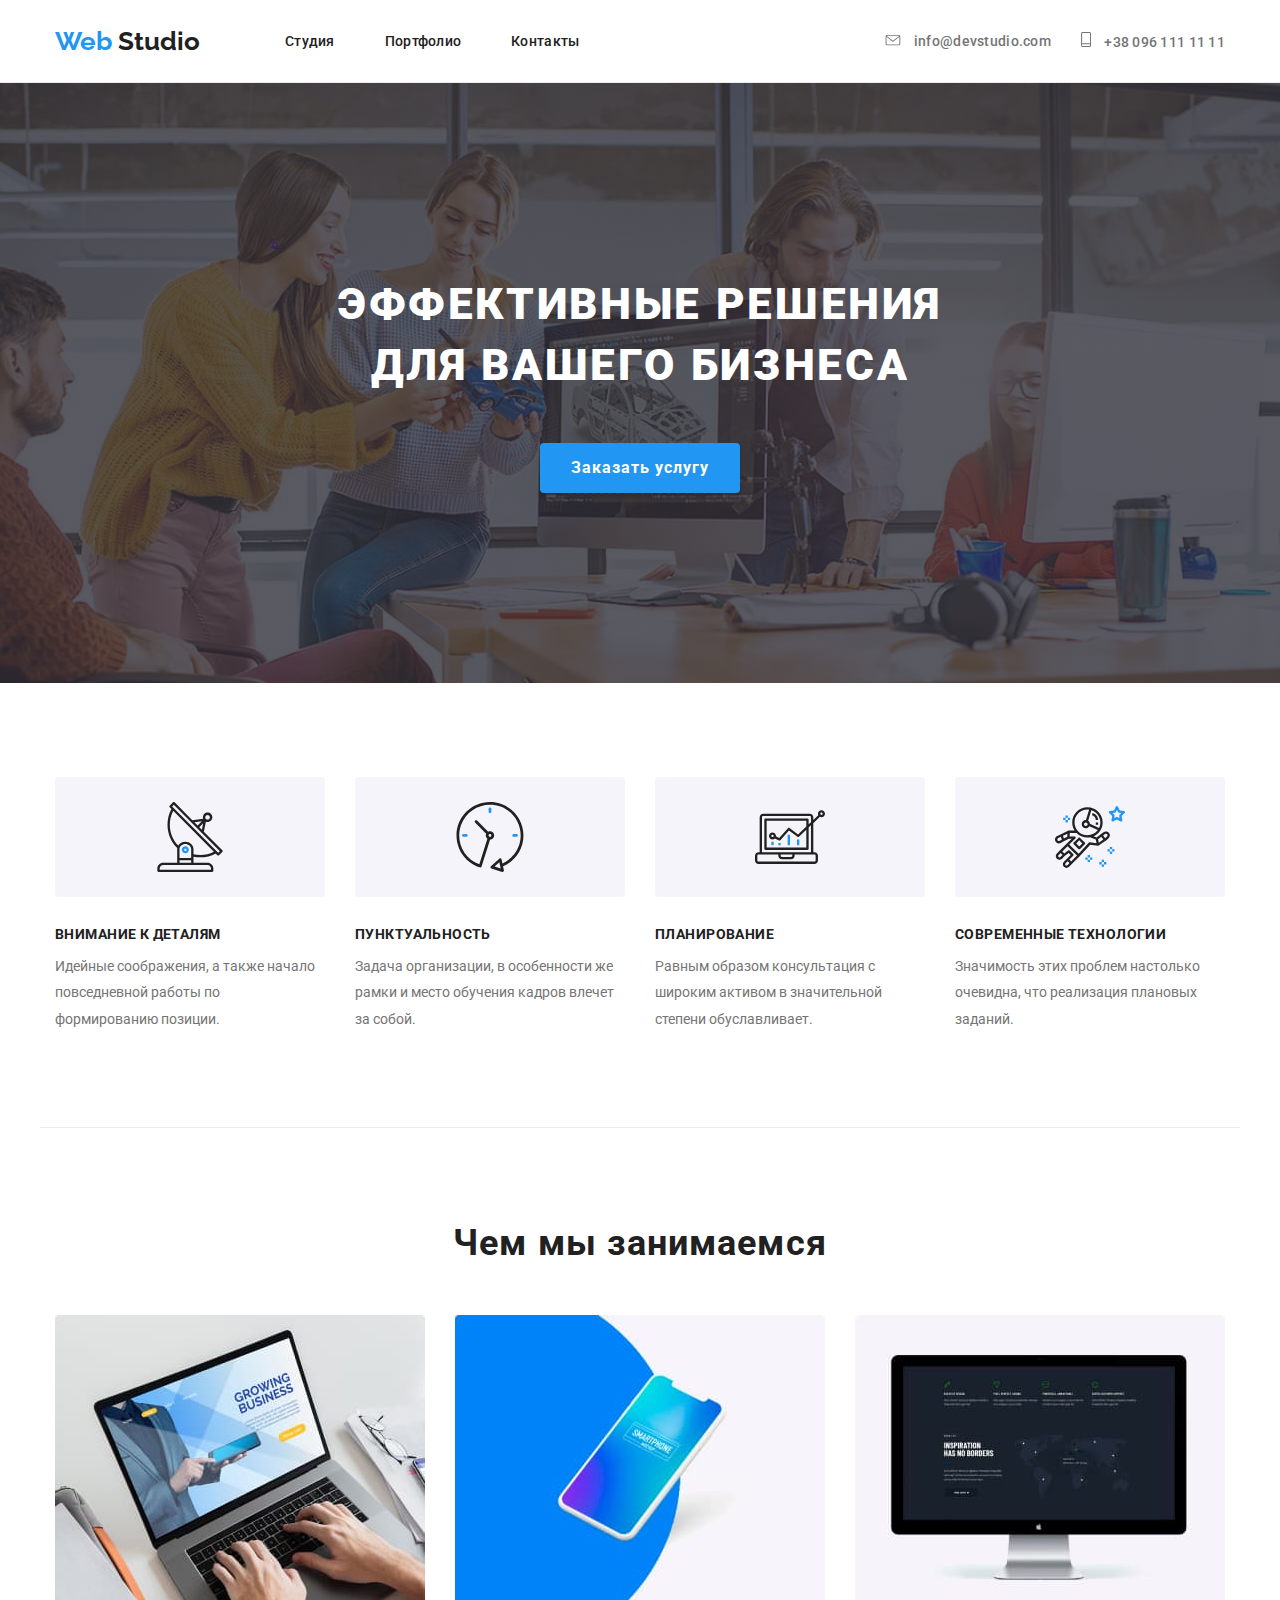
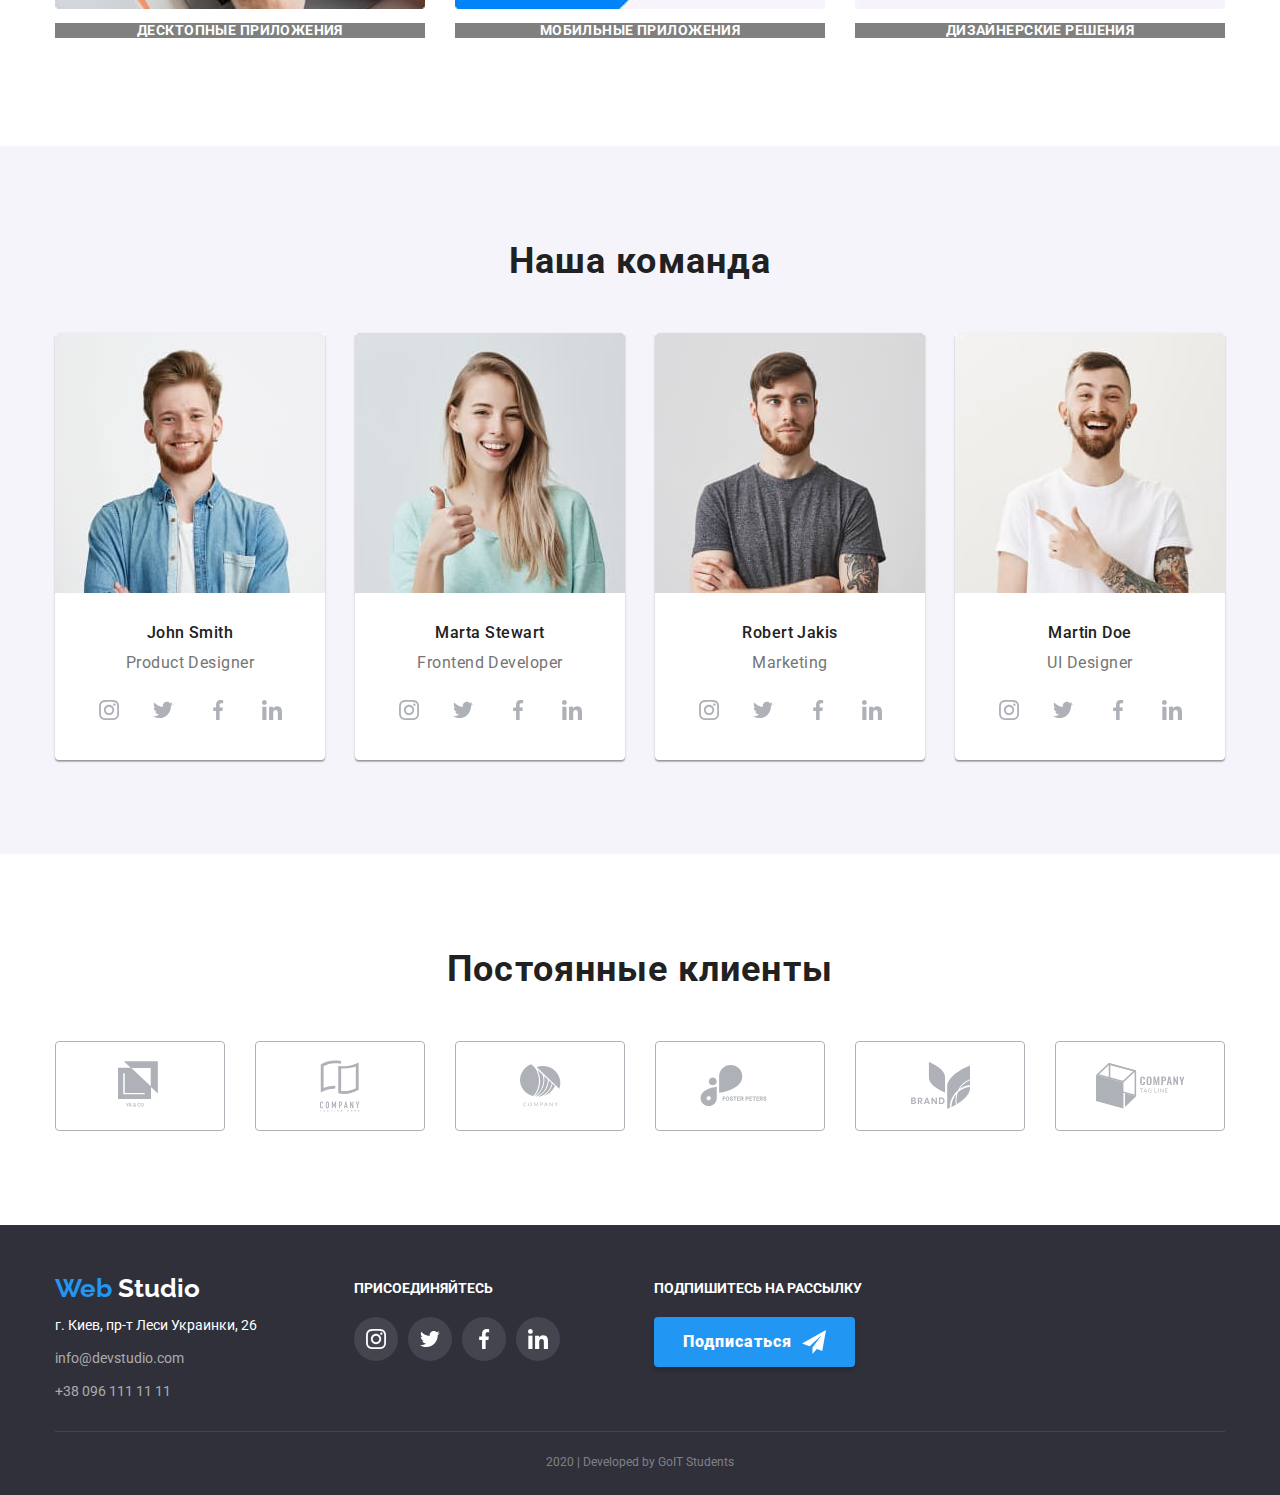
<file: index.html>
<!DOCTYPE html>
<html lang="ru">

<head>
  <meta charset="UTF-8" />
  <meta name="viewport" content="width=device-width, initial-scale=1.0" />
  <link href="https://fonts.googleapis.com/css2?family=Raleway:wght@700&display=swap" rel="stylesheet" />
  <link href="https://fonts.googleapis.com/css2?family=Roboto:wght@400;700&display=swap" rel="stylesheet" />
  <link rel="stylesheet" href="./css/style.css" />
  <title>Верстка№1</title>
</head>

<body>
  <header>
    <!--Шапка сайта-->
    <div class="container-header container">
      <nav class="items-nav">
        <a href="./index.html" class="logo">Web <span class="studio-header"> Studio</span></a>
        <ul class="nav-list">
          <li class="nav-list-item">
            <a href="./index.html" class="nav-menu">Студия</a>
          </li>
          <li class="nav-list-item">
            <a href="./portfolio.html" class="nav-menu">Портфолио</a>
          </li>
          <li class="nav-list-item">
            <a href="" class="nav-menu">Контакты</a>
          </li>
        </ul>
      </nav>
      <div class="container-connection">
        <ul class="container-connection-items">
          <li class="list-connection">
            <a href="mailto:info@devstudio.com" class="nav-contact">
              <svg class="icon-header" width="16" height="11">
                <use href="./symbol.svg#icon-envelope">
                </use>
              </svg>
              info@devstudio.com
            </a>
          </li>
          <li class="list-connection">
            <a href="tel:+380961111111" class="nav-contact">
              <svg class="icon-header" width="10" height="15">
                <use href="./symbol.svg#icon-Vector">
                </use>
              </svg>
              +38 096 111 11 11
            </a>
          </li>
        </ul>
      </div>
    </div>
  </header>
  <main>
    <section class="hero">
      <div class="section-hero container">
        <h1 class="h1-studio">
          эффективные решения <br />
          для вашего бизнеса
        </h1>
        <div class="section-hero-button">
          <button type="button" class="button-hero">Заказать услугу</button>
        </div>
      </div>
    </section>
    <section class="section-features container padding__container">
      <ul class="section-features-items">
        <li class="features-items-list">
          <div class="inside">
            <svg width="70px" height="70px">
              <use href="./symbol.svg#icon-antenna"></use>
            </svg>
          </div>
          <h3 class="features-name">внимание к деталям</h3>
          <p class="features-title">
            Идейные соображения, а также начало повседневной работы по
            формированию позиции.
          </p>
        </li>
        <li class="features-items-list">
          <div class="inside">
            <svg width="70px" height="70px">
              <use href="./symbol.svg#icon-clock"></use>
            </svg>
          </div>
          <h3 class="features-name">пунктуальность</h3>
          <p class="features-title">
            Задача организации, в особенности же рамки и место обучения кадров
            влечет за собой.
          </p>
        </li>
        <li class="features-items-list">
          <div class="inside">
            <svg width="70px" height="70px">
              <use href="./symbol.svg#icon-diagram"></use>
            </svg>
          </div>
          <h3 class="features-name">планирование</h3>
          <p class="features-title">
            Равным образом консультация с широким активом в значительной
            степени обуславливает.
          </p>
        </li>
        <li class="features-items-list">
          <div class="inside">
            <svg width="70px" height="70px">
              <use href="./symbol.svg#icon-astronaut"></use>
            </svg>
          </div>
          <h3 class="features-name">современные технологии</h3>
          <p class="features-title">
            Значимость этих проблем настолько очевидна, что реализация
            плановых заданий.
          </p>
        </li>
      </ul>
    </section>
    <section class="section-desktop container padding__container">
      <h2 class="h2-studio">Чем мы занимаемся</h2>
      <ul class="desktop-list">
        <li class="desktop-list-items">
          <img src="./images/img1-3.jpg" alt="Десктопные приложения" width="370" class="img-block" />
          <h3 class="soft">десктопные приложения</h3>
        </li>
        <li class="desktop-list-items">
          <img src="./images/img2-3.jpg" alt="Мобильные приложения" width="370" class="img-block" />
          <h3 class="soft">мобильные приложения</h3>
        </li>
        <li class="desktop-list-items">
          <img src="./images/img3-3.jpg" alt="Дизайнерские решения" width="370" class="img-block" />
          <h3 class="soft">дизайнерские решения</h3>
        </li>
      </ul>
    </section>
    <section class="section-command padding__container">
      <h2 class="h2-studio">Наша команда</h2>
      <ul class="command-list">
        <li class="command-items">
          <img src="./images/img1-4.jpg" alt="Джон Ситт" width="270" class="img-block" />
          <h3 class="user">John Smith</h3>
          <p class="user-skill">Product Designer</p>
          <div class="container-seti">
            <ul class="user-seti">
              <li>
                <a href="" aria-label="instagram">
                  <svg class="icon-user" width="44" height="44">
                    <use href="./symbol.svg#icon-Ellipse1"></use>
                  </svg>
                </a>
              </li>
              <li>
                <a href="" aria-label="instagram">
                  <svg class="icon-user" width="44" height="44">
                    <use href="./symbol.svg#icon-Ellipse2"></use>
                  </svg>
                </a>
              </li>
              <li>
                <a href="" aria-label="instagram">
                  <svg class="icon-user" width="44" height="44">
                    <use href="./symbol.svg#icon-Ellipse3"></use>
                  </svg>
                </a>
              </li>
              <li>
                <a href="" aria-label="instagram">
                  <svg class="icon-user" width="44" height="44">
                    <use href="./symbol.svg#icon-Ellipse4"></use>
                  </svg>
                </a>
              </li>
            </ul>
          </div>
        </li>
        <li class="command-items">
          <img src="./images/img2-4.jpg" alt="Марта Стевард" width="270" class="img-block" />
          <h3 class="user">Marta Stewart</h3>
          <p class="user-skill">Frontend Developer</p>
          <div class="container-seti">
            <ul class="user-seti">
              <li>
                <a href="" aria-label="instagram">
                  <svg class="icon-user" width="44" height="44">
                    <use href="./symbol.svg#icon-Ellipse1"></use>
                  </svg>
                </a>
              </li>
              <li>
                <a href="" aria-label="instagram">
                  <svg class="icon-user" width="44" height="44">
                    <use href="./symbol.svg#icon-Ellipse2"></use>
                  </svg>
                </a>
              </li>
              <li>
                <a href="" aria-label="instagram">
                  <svg class="icon-user" width="44" height="44">
                    <use href="./symbol.svg#icon-Ellipse3"></use>
                  </svg>
                </a>
              </li>
              <li>
                <a href="" aria-label="instagram">
                  <svg class="icon-user" width="44" height="44">
                    <use href="./symbol.svg#icon-Ellipse4"></use>
                  </svg>
                </a>
              </li>
            </ul>
          </div>
        </li>
        <li class="command-items">
          <img src="./images/img3-4.jpg" alt="Роберт Якис" width="270" class="img-block" />
          <h3 class="user">Robert Jakis</h3>
          <p class="user-skill">Marketing</p>
          <div class="container-seti">
            <ul class="user-seti">
              <li>
                <a href="" aria-label="instagram">
                  <svg class="icon-user" width="44" height="44">
                    <use href="./symbol.svg#icon-Ellipse1"></use>
                  </svg>
                </a>
              </li>
              <li>
                <a href="" aria-label="instagram">
                  <svg class="icon-user" width="44" height="44">
                    <use href="./symbol.svg#icon-Ellipse2"></use>
                  </svg>
                </a>
              </li>
              <li>
                <a href="" aria-label="instagram">
                  <svg class="icon-user" width="44" height="44">
                    <use href="./symbol.svg#icon-Ellipse3"></use>
                  </svg>
                </a>
              </li>
              <li>
                <a href="" aria-label="instagram">
                  <svg class="icon-user" width="44" height="44">
                    <use href="./symbol.svg#icon-Ellipse4"></use>
                  </svg>
                </a>
              </li>
            </ul>
          </div>
        </li>
        <li class="command-items">
          <img src="./images/img4-4.jpg" alt="Мартин До" width="270" class="img-block" />
          <h3 class="user">Martin Doe</h3>
          <p class="user-skill">UI Designer</p>
          <div class="container-seti">
            <ul class="user-seti">
              <li>
                <a href="" aria-label="instagram">
                  <svg class="icon-user" width="44" height="44">
                    <use href="./symbol.svg#icon-Ellipse1"></use>
                  </svg>
                </a>
              </li>
              <li>
                <a href="" aria-label="instagram">
                  <svg class="icon-user" width="44" height="44">
                    <use href="./symbol.svg#icon-Ellipse2"></use>
                  </svg>
                </a>
              </li>
              <li>
                <a href="" aria-label="instagram">
                  <svg class="icon-user" width="44" height="44">
                    <use href="./symbol.svg#icon-Ellipse3"></use>
                  </svg>
                </a>
              </li>
              <li>
                <a href="" aria-label="instagram">
                  <svg class="icon-user" width="44" height="44">
                    <use href="./symbol.svg#icon-Ellipse4"></use>
                  </svg>
                </a>
              </li>
            </ul>
          </div>
        </li>
      </ul>
    </section>
    <section class="section-client container padding__container">
      <h2 class="h2-studio">Постоянные клиенты</h2>
      <ul class="logo-client">
        <li class="logo-client-items">
          <a class="icon" href="" aria-label="компания1">
            <svg class="logo-icon" width="44" height="49">
              <use href="./symbol.svg#icon-logo1"></use>
            </svg>
          </a>
        </li>
        <li class="logo-client-items">
          <a class="icon" href="" aria-label="компания2">
            <svg class="logo-icon" width="40" height="52">
              <use href="./symbol.svg#icon-logo2"></use>
            </svg>
          </a>
        </li>
        <li class="logo-client-items">
          <a class="icon" href="" aria-label="компания3">
            <svg class="logo-icon" width="41" height="43">
              <use href="./symbol.svg#icon-logo3"></use>
            </svg>
          </a>
        </li>
        <li class="logo-client-items">
          <a class="icon" href="" aria-label="компания4">
            <svg class="logo-icon" width="80" height="42">
              <use href="./symbol.svg#icon-logo4"></use>
            </svg>
          </a>
        </li>
        <li class="logo-client-items">
          <a class="icon" href="" aria-label="компания5">
            <svg class="logo-icon" width="59" height="47">
              <use href="./symbol.svg#icon-logo5"></use>
            </svg>
          </a>
        </li>
        <li class="logo-client-items">
          <a class="icon" href="" aria-label="компания6">
            <svg class="logo-icon" width="89" height="46">
              <use href="./symbol.svg#icon-logo6"></use>
            </svg>
          </a>
        </li>
      </ul>
    </section>
  </main>
  <footer>
    <div class="container-footer container">
      <div class="footer-content">
        <div class="container-adress">
          <a href="./index.html" class="logo">Web<span class="studio-footer"> Studio</span></a>
          <h2 class="footer-adress">г. Киев, пр-т Леси Украинки, 26</h2>
          <ul class="adress-items">
            <li class="adress-list">
              <a href="mailto:info@devstudio.com" class="footer-contact">info@devstudio.com</a>
            </li>
            <li>
              <a href="tel:+380961111111" class="footer-contact">+38 096 111 11 11</a>
            </li>
          </ul>
        </div>
        <div class="join">
          <p class="footer-connect">присоединяйтесь</p>
          <ul class="footer-seti">
            <li class="footer-seti-items">
              <a href="" class="footer-fon-icon">
                <svg class="footer-icon" width="20" height="20">
                  <use href="./symbol.svg#icon-Ellipse5"></use>
                </svg>
              </a>
            </li>
            <li class="footer-seti-items">
              <a href="" class="footer-fon-icon">
                <svg class="footer-icon" width="20" height="20">
                  <use href="./symbol.svg#icon-Ellipse6"></use>
                </svg>
              </a>
            </li>
            <li class="footer-seti-items">
              <a href="" class="footer-fon-icon">
                <svg class="footer-icon" width="20" height="20">
                  <use href="./symbol.svg#icon-Ellipse7"></use>
                </svg>
              </a>
            </li>
            <li class="footer-seti-items">
              <a href="" class="footer-fon-icon">
                <svg class="footer-icon" width="20" height="20">
                  <use href="./symbol.svg#icon-Ellipse8"></use>
                </svg>
              </a>
            </li>
          </ul>
        </div>
        <div class="subscribe">
          <p class="footer-connect">подпишитесь на рассылку</p>
          <a href="" class="button-subscribe">
            <span class="button-list">Подписаться</span>
          </a>
        </div>
      </div>
    </div>
    <p class="footer-copyright">2020 | Developed by GoIT Students</p>
  </footer>
</body>

</html>
</file>
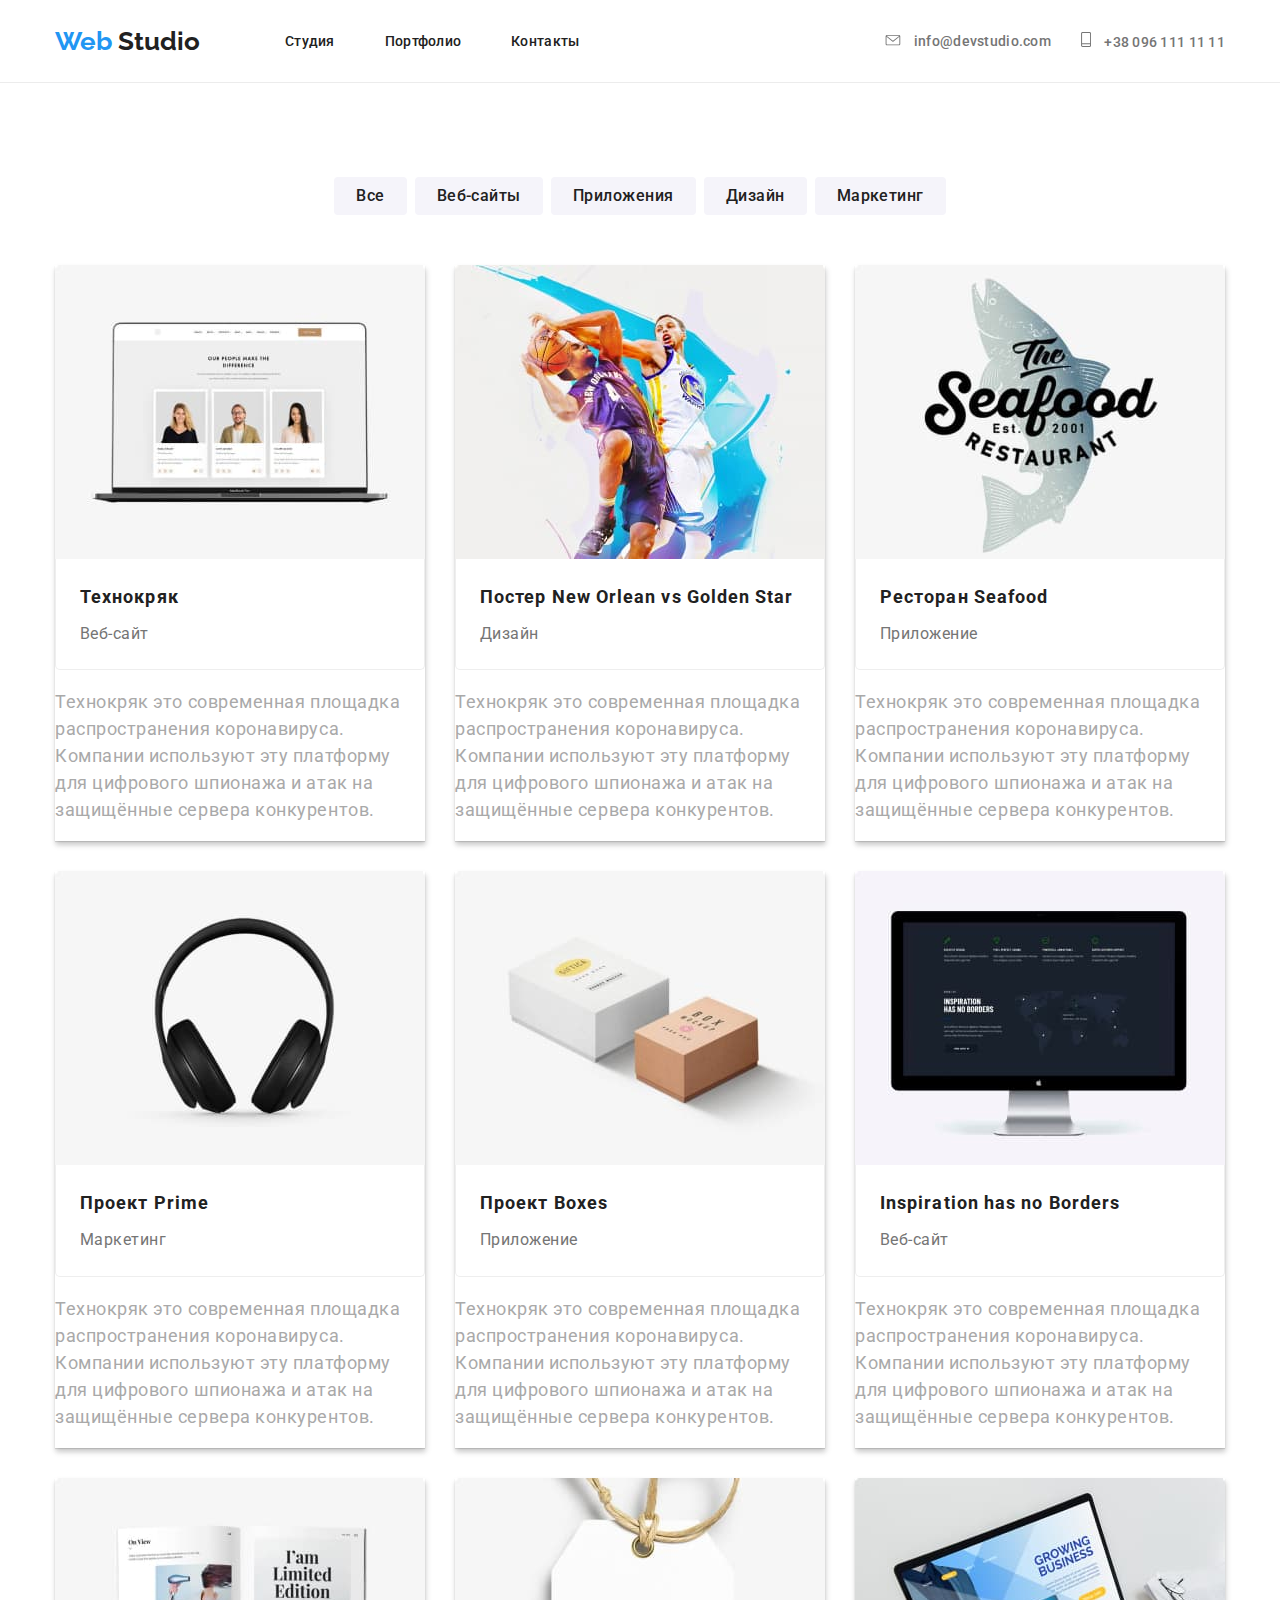
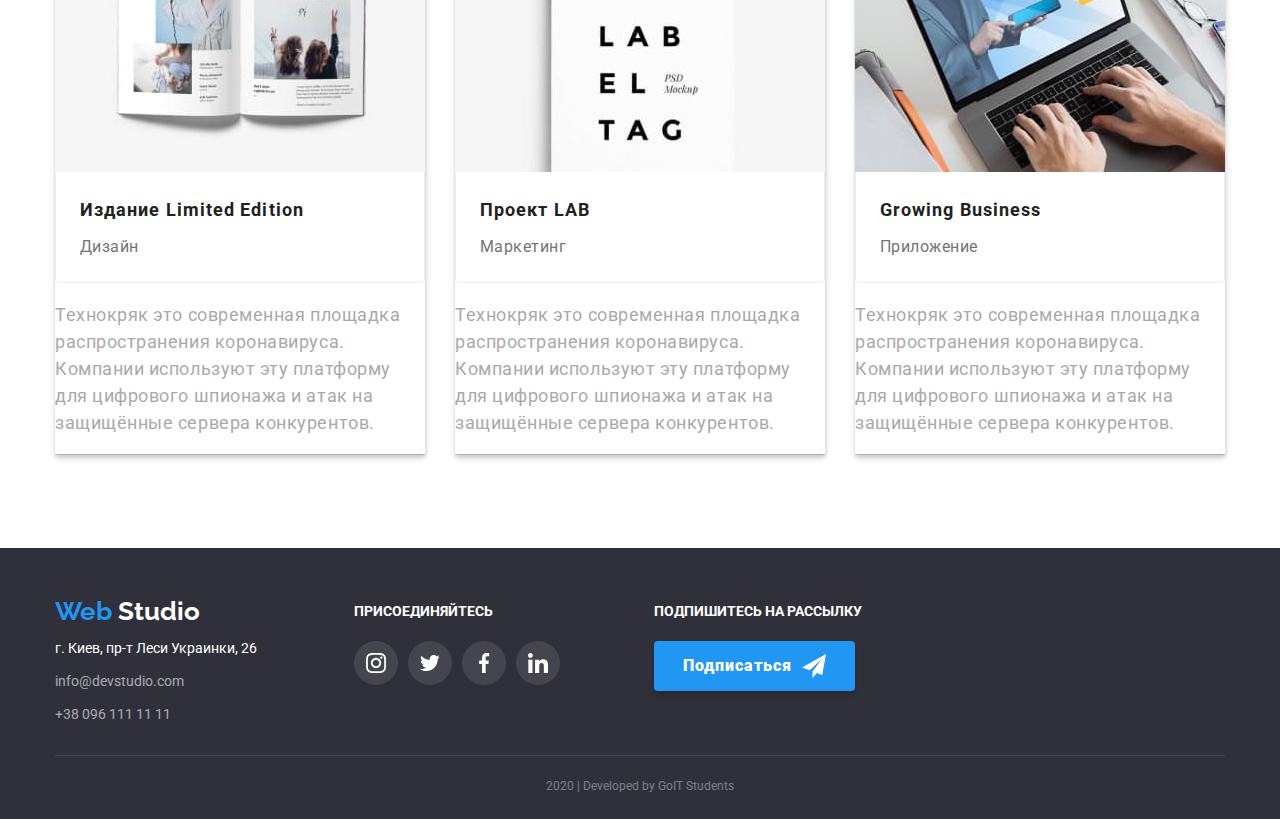
<file: portfolio.html>
<!DOCTYPE html>
<html lang="ru">

<head>
    <meta charset="UTF-8" />
    <meta name="viewport" content="width=device-width, initial-scale=1.0" />
    <link href="https://fonts.googleapis.com/css2?family=Raleway:wght@700&display=swap" rel="stylesheet" />
    <link href="https://fonts.googleapis.com/css2?family=Roboto:wght@400;700&display=swap" rel="stylesheet" />
    <link rel="stylesheet" href="./css/style.css" />
    <title>Верстка№1</title>
</head>

<body>
    <!-- cntr + /          комментарий
              alt + clik mouse выделение нескольких строк
              alt + shift      выделение вниз  -->

    <!--HEADER-->
    <header>
        <!--Шапка сайта-->
        <div class="container-header container">
            <nav class="items-nav">
                <a href="./index.html" class="logo">Web <span class="studio-header"> Studio</span></a>
                <ul class="nav-list">
                    <li class="nav-list-item">
                        <a href="./index.html" class="nav-menu">Студия</a>
                    </li>
                    <li class="nav-list-item">
                        <a href="./portfolio.html" class="nav-menu">Портфолио</a>
                    </li>
                    <li class="nav-list-item">
                        <a href="" class="nav-menu">Контакты</a>
                    </li>
                </ul>
            </nav>
            <div class="container-connection">
                <ul class="container-connection-items">
                    <li class="list-connection">
                        <a href="mailto:info@devstudio.com" class="nav-contact">
                            <svg class="icon-header" width="16" height="11">
                                <use href="./symbol.svg#icon-envelope">
                                </use>
                            </svg>
                            info@devstudio.com
                        </a>
                    </li>
                    <li class="list-connection">
                        <a href="tel:+380961111111" class="nav-contact">
                            <svg class="icon-header" width="10" height="15">
                                <use href="./symbol.svg#icon-Vector">
                                </use>
                            </svg>
                            +38 096 111 11 11
                        </a>
                    </li>
                </ul>
            </div>
        </div>
    </header>

    <main class="main-portfolio">
        <!-- MAIN -->
        <div class="section-portfolio container">
            <h1 class="visually-hidden">Заголовок h1, который скроется</h1>

            <!-- menu page -->

            <ul class="portfolio-filter">
                <li class="filter-items">
                    <button type="button" class="button">Все</button>
                </li>
                <li class="filter-items">
                    <button type="button" class="button">Веб-сайты</button>
                </li>
                <li class="filter-items">
                    <button type="button" class="button">Приложения</button>
                </li>
                <li class="filter-items">
                    <button type="button" class="button">Дизайн</button>
                </li>
                <li class="filter-items">
                    <button type="button" class="button">Маркетинг</button>
                </li>
            </ul>
            <ul class="box-items">
                <li class="felx-outline">
                    <a href=""><img src="./images/img1.jpg" width="370" alt="технокряк" class="img-block" />
                        <div class="portfolio-content">
                            <h2 class="h2-portfolio">Технокряк</h2>
                            <p class="abzac-menu">Веб-сайт</p>
                        </div>
                        <h3 class="hidden">
                            Технокряк это современная площадка распространения коронавируса.
                            Компании используют эту платформу для цифрового шпионажа и атак
                            на защищённые сервера конкурентов.
                        </h3>
                    </a>
                </li>
                <li class="felx-outline">
                    <a href=""><img src="./images/img.jpg" width="370" alt="постер" class="img-block" />
                        <div class="portfolio-content">
                            <h2 class="h2-portfolio">Постер New Orlean vs Golden Star</h2>
                            <p class="abzac-menu">Дизайн</p>
                        </div>
                        <h3 class="hidden">
                            Технокряк это современная площадка распространения коронавируса.
                            Компании используют эту платформу для цифрового шпионажа и атак
                            на защищённые сервера конкурентов.
                        </h3>
                    </a>
                </li>
                <li class="felx-outline">
                    <a href=""><img src="./images/img(1).jpg" width="370" alt="ресторан" class="img-block" />
                        <div class="portfolio-content">
                            <h2 class="h2-portfolio">Ресторан Seafood</h2>
                            <p class="abzac-menu">Приложение</p>
                        </div>
                    </a>
                    <h3 class="hidden">
                        Технокряк это современная площадка распространения коронавируса.
                        Компании используют эту платформу для цифрового шпионажа и атак на
                        защищённые сервера конкурентов.
                    </h3>
                </li>
                <li class="felx-outline">
                    <a href=""><img src="./images/img(2).jpg" width="370" alt="проект прайм" class="img-block" />
                        <div class="portfolio-content">
                            <h2 class="h2-portfolio">Проект Prime</h2>
                            <p class="abzac-menu">Маркетинг</p>
                        </div>
                    </a>
                    <h3 class="hidden">
                        Технокряк это современная площадка распространения коронавируса.
                        Компании используют эту платформу для цифрового шпионажа и атак на
                        защищённые сервера конкурентов.
                    </h3>
                </li>
                <li class="felx-outline">
                    <a href=""><img src="./images/img(3).jpg" width="370" alt="проект коробка" class="img-block" />
                        <div class="portfolio-content">
                            <h2 class="h2-portfolio">Проект Boxes</h2>
                            <p class="abzac-menu">Приложение</p>
                        </div>
                    </a>
                    <h3 class="hidden">
                        Технокряк это современная площадка распространения коронавируса.
                        Компании используют эту платформу для цифрового шпионажа и атак на
                        защищённые сервера конкурентов.
                    </h3>
                </li>
                <li class="felx-outline">
                    <a href=""><img src="./images/img(4).jpg" width="370" alt="вдохновение" class="img-block" />
                        <div class="portfolio-content">
                            <h2 class="h2-portfolio">Inspiration has no Borders</h2>
                            <p class="abzac-menu">Веб-сайт</p>
                        </div>
                    </a>
                    <h3 class="hidden">
                        Технокряк это современная площадка распространения коронавируса.
                        Компании используют эту платформу для цифрового шпионажа и атак на
                        защищённые сервера конкурентов.
                    </h3>
                </li>
                <li class="felx-outline">
                    <a href=""><img src="./images/img(5).jpg" width="370" alt="издание" class="img-block" />
                        <div class="portfolio-content">
                            <h2 class="h2-portfolio">Издание Limited Edition</h2>
                            <p class="abzac-menu">Дизайн</p>
                        </div>
                    </a>
                    <h3 class="hidden">
                        Технокряк это современная площадка распространения коронавируса.
                        Компании используют эту платформу для цифрового шпионажа и атак на
                        защищённые сервера конкурентов.
                    </h3>
                </li>
                <li class="felx-outline">
                    <a href=""><img src="./images/img(6).jpg" width="370" alt="проект кряк" class="img-block" />
                        <div class="portfolio-content">
                            <h2 class="h2-portfolio">Проект LAB</h2>
                            <p class="abzac-menu">Маркетинг</p>
                        </div>
                    </a>
                    <h3 class="hidden">
                        Технокряк это современная площадка распространения коронавируса.
                        Компании используют эту платформу для цифрового шпионажа и атак на
                        защищённые сервера конкурентов.
                    </h3>
                </li>
                <li class="felx-outline">
                    <a href=""><img src="./images/img(7).jpg" width="370" alt="бизнес" class="img-block" />
                        <div class="portfolio-content">
                            <h2 class="h2-portfolio">Growing Business</h2>
                            <p class="abzac-menu">Приложение</p>
                        </div>
                    </a>
                    <h3 class="hidden">
                        Технокряк это современная площадка распространения коронавируса.
                        Компании используют эту платформу для цифрового шпионажа и атак на
                        защищённые сервера конкурентов.
                    </h3>
                </li>
            </ul>
        </div>
    </main>
    <!--FOOTER-->
    <footer>
        <div class="container-footer container">
            <div class="footer-content">
                <div class="container-adress">
                    <a href="./index.html" class="logo">Web<span class="studio-footer"> Studio</span></a>
                    <h2 class="footer-adress">г. Киев, пр-т Леси Украинки, 26</h2>
                    <ul class="adress-items">
                        <li class="adress-list">
                            <a href="mailto:info@devstudio.com" class="footer-contact">info@devstudio.com</a>
                        </li>
                        <li>
                            <a href="tel:+380961111111" class="footer-contact">+38 096 111 11 11</a>
                        </li>
                    </ul>
                </div>
                <div class="join">
                    <p class="footer-connect">присоединяйтесь</p>
                    <ul class="footer-seti">
                        <li class="footer-seti-items">
                            <a href="" class="footer-fon-icon">
                                <svg class="footer-icon" width="20" height="20">
                                    <use href="./symbol.svg#icon-Ellipse5"></use>
                                </svg>
                            </a>
                        </li>
                        <li class="footer-seti-items">
                            <a href="" class="footer-fon-icon">
                                <svg class="footer-icon" width="20" height="20">
                                    <use href="./symbol.svg#icon-Ellipse6"></use>
                                </svg>
                            </a>
                        </li>
                        <li class="footer-seti-items">
                            <a href="" class="footer-fon-icon">
                                <svg class="footer-icon" width="20" height="20">
                                    <use href="./symbol.svg#icon-Ellipse7"></use>
                                </svg>
                            </a>
                        </li>
                        <li class="footer-seti-items">
                            <a href="" class="footer-fon-icon">
                                <svg class="footer-icon" width="20" height="20">
                                    <use href="./symbol.svg#icon-Ellipse8"></use>
                                </svg>
                            </a>
                        </li>
                    </ul>
                </div>
                <div class="subscribe">
                    <p class="footer-connect">подпишитесь на рассылку</p>
                    <a href="" class="button-subscribe">
                        <span class="button-list">Подписаться</span>
                    </a>
                </div>
            </div>
        </div>
        <p class="footer-copyright">2020 | Developed by GoIT Students</p>
    </footer>
</body>

</html>
</file>
<file: css/style.css>
:root {
  --white-color: #ffffff;
  --black-color: #212121;
  --blue-color: #2196f3;
  --grey-color: #757575;
  --outline: 2px solid tomato;
}
html {
  box-sizing: border-box;
}
*,
*::before,
*::after {
  box-sizing: inherit;
}
body {
  margin: 0;
}


.container {
  width: 1200px;
  padding-left: 15px;
  padding-right: 15px;
  margin: 0px auto;
}
.padding__container {
  padding-top: 94px;
  padding-bottom: 94px;
}
/* селекторы тегов */
ul {
  list-style: none;
}
a {
  text-decoration: none;
  display: block;
}
/* img {
  display: block;
  max-width: 100%;
  height: auto;
} */
.img-block {
  display: block;
  max-width: 100%;
  height: auto;
}

/* HEADER */
header {
  border-bottom: 1px solid #ececec;
}
.container-header {
  display: flex;
}
.items-nav {
  display: flex;
  align-items: center;
}
.logo {
  margin-right: 85px;

  color: var(--blue-color);
  font-family: Raleway, sans-serif;
  font-style: normal;
  font-weight: 700;
  font-size: 26px;
  line-height: 1.2;
}
.studio-header {
  color: var(--black-color);
}
.nav-list {
  display: flex;
  margin: 0;
  padding: 0;
}
.nav-list-item {
  margin-right: 50px;
}
.nav-list-item:last-child {
  margin-right: 0px;
}
.nav-menu {
  display: block;
  padding-top: 32px;
  padding-bottom: 32px;

  font-family: Roboto, sans-serif;
  font-style: normal;
  font-weight: 500;
  font-size: 14px;
  line-height: 1.1;
  letter-spacing: 0.02em;
  color: var(--black-color);
}
.nav-menu:hover,
.nav-menu:focus {
  color: var(--blue-color);
}

.container-connection {
  margin-left: auto;
  display: flex;
  align-items: center;
}
.container-connection-items {
  display: inline-flex;
  padding: 0;
  margin: 0;
}
.list-connection {
  display: inline-flex;
  align-items: center;
  margin-right: 30px;
}
.list-connection:last-child {
  margin-right: 0px;
}

.container-connection-items .nav-contact {
  color: #757575;
}

.list-connection:hover .nav-contact,
.list-connection:focus .nav-contact {
  color: #2196F3;
  --color2: #2196F3;
}

.icon-header {
  margin-right: 10px;
}



.nav-contact {
  display: block;
  align-items: center;
  padding-top: 32px;
  padding-bottom: 32px;

  font-family: Roboto, sans-serif;
  font-style: normal;
  font-weight: 500;
  font-size: 14px;
  line-height: 1.1;
  letter-spacing: 0.02em;

  color: var(--grey-color);
}
/* index.html */

.hero {
  /* Позиционирование */
  margin-left: auto;
  margin-right: auto;
  /* Блочная модель */
  display: flex;
  flex-direction: column;
  justify-content: center;
  max-width: 1600px;
  height: 600px;
  /* Типографика */
  /* Отображение */
  background-color: gray;
  background-image: linear-gradient(
      rgba(47, 48, 58, 0.8),
      rgba(47, 48, 58, 0.8)),
    url(../images/header.jpg);
  background-repeat: no-repeat;
  background-position: center;
  background-size: cover;
}

.h1-studio {
  text-align: center;
  margin: 0;
  font-family: Roboto, sans-serif;
  font-style: normal;
  font-weight: 900;
  font-size: 44px;
  line-height: 1.4;
  letter-spacing: 0.06em;
  text-transform: uppercase;
  color: var(--white-color);
}
.section-hero-button {
  margin-top: 46px;
  text-align: center;
}
.button-hero {
  text-align: center;
  width: 200px;
  height: 50px;
  box-shadow: 0px 4px 4px rgba(0, 0, 0, 0.15);
  border-radius: 4px;
  border: 1px;
  text-align: center;
  background-color: #2196f3;
  font-family: Roboto, sans-serif;
  font-style: normal;
  font-weight: 700;
  font-size: 16px;
  line-height: 30px;
  letter-spacing: 0.06em;
  color: var(--white-color);
}
.container-button {
  display: flex;
  flex-direction: column;
  align-items: center;
}

.section-features {
  display: flex;
  padding-left: 15px;
  padding-right: 15px;
  align-items: center;
}

.section-desktop {
  border-top: 1px solid #ececec;
}
.desktop-list {
  display: flex;
  align-items: center;
  margin-top: 50px;
  margin-bottom: 0;
  padding: 0;
}
.desktop-list-items {
  display: flex;
  flex-direction: column;
  margin-right: 30px;
  width: 370px;
}
.desktop-list-items:last-child {
  margin-right: 0px;
}

.section-features-items {
  display: flex;
  margin: 0px;
  padding: 0px;
}
.features-items-list {
  margin-right: 30px;
  width: 270px;
}
/* CVSшки  */

.inside {
  display: flex;
  justify-content: center;
  align-items: center;
  width: 270px;
  height: 120px;
  background: #F5F4FA;
  border-radius: 4px;
}

.features-items-list:last-child {
  margin-right: 0px;
}
/* ------------------------- */
.features-name {
  margin-top: 30px;
  margin-bottom: 0;

  font-family: Roboto, sans-serif;
  font-style: normal;
  font-weight: 700;
  font-size: 14px;
  line-height: 1.1;
  letter-spacing: 0.03em;
  text-transform: uppercase;
  color: var(--black-color);
}

.features-title {
  margin-top: 10px;
  margin-bottom: 0px;

  font-family: Roboto, sans-serif;
  font-style: normal;
  font-weight: 400;
  font-size: 14px;
  line-height: 1.9;
  color: var(--grey-color);
}

.section-command {
  display: flex;
  align-items: center;
  flex-direction: column;
  background: #f5f4fa;
}
.h2-studio {
  text-align: center;
  margin: 0;

  font-family: Roboto, sans-serif;
  font-style: normal;
  font-weight: 700;
  font-size: 36px;
  line-height: 1.2;
  letter-spacing: 0.03em;
  color: var(--black-color);
}
.command-list {
  display: flex;
  padding: 0px;
  margin-top: 50px;
  margin-bottom: 0;
}
.command-items {
  background: #ffffff;
  border-radius: 4px;
  margin-right: 30px;
  width: 270px;

  box-shadow: 0px 2px 1px rgba(0, 0, 0, 0.2), 0px 1px 1px rgba(0, 0, 0, 0.14),
    0px 1px 3px rgba(0, 0, 0, 0.12);
}
.command-items:last-child {
  margin-right: 0;
}

.soft {
  background-color: gray;
  text-align: center;

  font-family: Roboto, sans-serif;
  font-style: normal;
  font-weight: 700;
  font-size: 14px;
  line-height: 1.1;
  letter-spacing: 0.03em;
  text-transform: uppercase;
  color: var(--white-color);
}

.user {
  text-align: center;
  margin-top: 30px;
  margin-bottom: 0px;

  font-family: Roboto, sans-serif;
  font-style: normal;
  font-weight: 500;
  font-size: 16px;
  line-height: 1.2;
  letter-spacing: 0.03em;
  color: var(--black-color);
}

.user-skill {
  text-align: center;
  margin-top: 10px;
  margin-bottom: 0px;

  font-family: Roboto, sans-serif;
  font-style: normal;
  font-weight: 400;
  font-size: 16px;
  line-height: 1.2;
  letter-spacing: 0.03em;
  color: var(--grey-color);
}
.container-seti {
  margin-top: 16px;
  margin-bottom: 24px;
  margin-left: 32px;
  margin-right: 31px;
}
.user-seti {
  display: flex;
  justify-content: space-between;
  padding: 0;
}
.icon-user  {
    width: 44px;
    height: 44px;
}
.icon-user:hover {
  --color3: var(--blue-color);
  --color4: white;
}


.section-client {
  display: flex;
  flex-direction: column;
}
.logo-client {
  display: flex;

  margin-top: 50px;
  margin-bottom: 0;
  padding: 0;
}
.logo-client-items {
  margin-right: 30px;
}
.logo-client-items:last-child {
  margin-right: 0;
}
.icon {
    display: flex;
    justify-content: center;
    align-items: center;
    height: 90px;
    min-width: 170px;
    fill: #afb1b8;
    border: 1px solid #afb1b8;
    border-radius: 4px;
}
.icon:hover,
.icon:focus {
    fill: var(--blue-color);
    border: 1px solid var(--blue-color);
} 

.icon:hover .logo-icon {
  --color4: var(--blue-color);
} 

/* PORTFOLIO MAIN */
.section-portfolio {
  padding-top: 94px;
  padding-bottom: 94px;
}

.visually-hidden {
  position: absolute;
  width: 1px;
  height: 1px;
  margin: -1px;
  border: 0;
  padding: 0;
  clip: rect(0 0 0 0);
  overflow: hidden;
}
.portfolio-filter {
  display: flex;
  justify-content: center;
  margin-top: 0;
  margin-bottom: 50px;
  padding: 0;
}
.filter-items {
  margin-right: 8px;
}
.filter-items:last-child {
  margin-right: 0;
}
.box-items {
  display: flex;
  flex-wrap: wrap;
  margin-top: 50px;
  padding: 0;
  margin: 0;
}

.felx-outline {
  width: 370px;
  margin-right: 30px;
  margin-bottom: 30px;
  box-shadow: 1px 4px 6px rgba(0, 0, 0, 0.16), 0px 4px 4px rgba(0, 0, 0, 0.06),
    0px 1px 1px rgba(0, 0, 0, 0.12);
}
.portfolio-content {
  padding: 20px 24px;

  background: #ffffff;
  border-left: 1px solid #eeeeee;
  border-right: 1px solid #eeeeee;
  border-bottom: 1px solid #eeeeee;
  border-radius: 0px 0px 5px 5px;
}
.felx-outline:nth-child(3n) {
  margin-right: 0;
}
.felx-outline:nth-last-child(-n + 3) {
  margin-bottom: 0;
}

.button:hover,
.button:focus {
  background-color: var(--blue-color);
  color: var(--white-color);
}

.button {
  background: #f5f4fa;
  border-radius: 4px;
  border: 1px;
  padding: 6px 22px;

  font-family: Roboto, sans-serif;
  font-style: normal;
  font-weight: 500;
  font-size: 16px;
  line-height: 1.6;
  letter-spacing: 0.03em;
  color: var(--black-color);
}

.abzac-menu {
  margin-top: 4px;
  margin-bottom: 0;

  font-family: Roboto, sans-serif;
  font-style: normal;
  font-weight: 400;
  font-size: 16px;
  line-height: 1.9;
  letter-spacing: 0.03em;
  color: var(--grey-color);
}

.h2-portfolio {
  margin: 0;
  font-family: Roboto, sans-serif;
  font-style: normal;
  font-weight: 700;
  font-size: 18px;
  line-height: 2;
  letter-spacing: 0.06em;
  color: var(--black-color);
}

.hidden {
  color: darkgray;
  font-family: Roboto, sans-serif;
  font-style: normal;
  font-weight: 400;
  font-size: 18px;
  line-height: 1.5;
  letter-spacing: 0.03em;
}

/* FOOTER */
footer {
  background-color: #2f303a;
}
.footer-content {
  display: flex;
  border-bottom: 1px solid rgba(255, 255, 255, 0.1);
}
.container-adress {
  margin-top: 48px;
  margin-right: 69px;
}
.footer-page {
  background-color: #2f303a;
}
.footer-contacts {
  padding-top: 48px;
  margin-right: 69px;
}
.container-footer-list {
  display: flex;
  justify-content: flex-start;
}

.studio-footer {
  color: var(--white-color);
}

.footer-adress {
  margin-top: 10px;
  margin-bottom: 0;
  font-family: Roboto, sans-serif;
  font-style: normal;
  font-weight: normal;
  font-size: 14px;
  line-height: 1.7;
  color: var(--white-color);
}
.adress-items {
  margin-top: 9px;
  margin-bottom: 28px;
  padding: 0;
}
.adress-list {
  margin-bottom: 9px;
}

.footer-contact {
  display: block;
  font-family: Roboto, sans-serif;
  font-style: normal;
  font-weight: 400;
  font-size: 14px;
  line-height: 1.7;
  color: rgba(255, 255, 255, 0.6);
}

.footer-connect {
  margin-top: 0;
  margin-bottom: 21px;
  font-family: Roboto, sans-serif;
  font-style: normal;
  font-weight: 700;
  font-size: 14px;
  line-height: 1.1;
  text-transform: uppercase;
  color: var(--white-color);
}

.footer-copyright {
  text-align: center;
  padding-top: 18px;
  padding-bottom: 21px;
  margin: 0;

  font-family: Roboto, sans-serif;
  font-style: normal;
  font-weight: 400;
  font-size: 12px;
  line-height: 2;
  color: rgba(255, 255, 255, 0.4);
}

.footer-contact:hover,
.footer-contact:focus {
  color: var(--blue-color);
}

.footer-seti {
  display: flex;
  padding: 0;
  margin: 0;
}
.footer-seti-items {
  margin-right: 10px;
}
.footer-fon-icon {
    display: flex;
    justify-content: center;
    align-items: center;
    padding: 0;
    width: 44px;
    height: 44px;
    border-radius: 50%;
    background-color: rgba(255, 255, 255, 0.1);
}
.footer-fon-icon:hover {
  background-color: var(--blue-color);
}


.footer-seti-items:last-child {
  margin-right: 0;
}

.button-subscribe {
  display: inline-flex;
  align-items: center;
  padding: 10px 29px;
  background: #2196f3;
  box-shadow: 0px 4px 4px rgba(0, 0, 0, 0.15);
  border-radius: 4px;
}
.button-subscribe::after {
  width: 24px;
  height: 24px;
  margin-left: 10px;
  background-image: url(../images/svg/subscribe.svg);
  content: '';
}
.button-list {
  font-family: Roboto;
  font-style: normal;
  color: white;
  font-weight: 900;
  font-size: 16px;
  line-height: 30px;
  letter-spacing: 0.06em;
}

.join {
  margin-top: 56px;
  margin-right: 94px;
}
.subscribe {
  margin-top: 56px;
}
</file>
